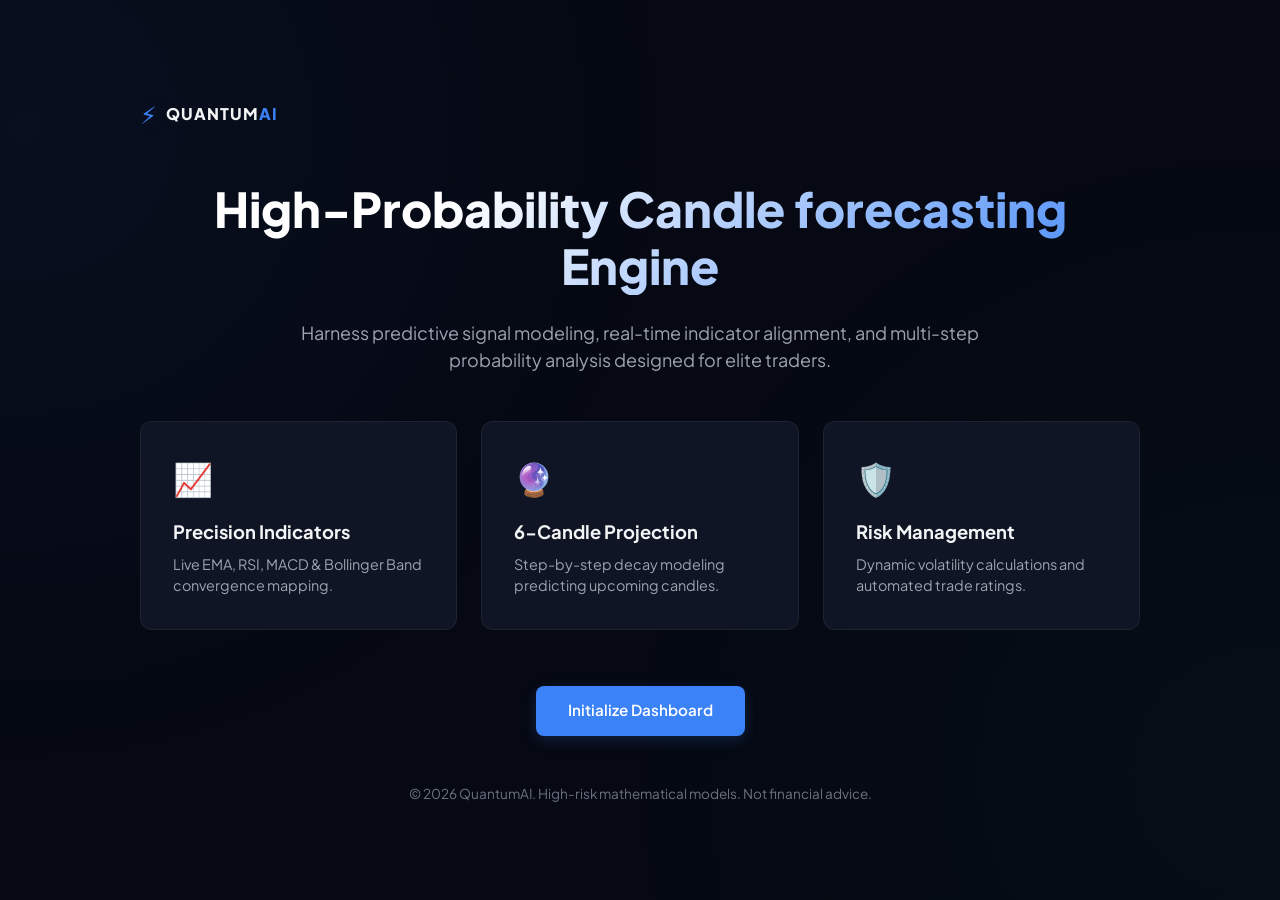
<file: index.html>
<!DOCTYPE html>
<html lang="en">
<head>
    <meta charset="UTF-8">
    <meta name="viewport" content="width=device-width, initial-scale=1.0">
    <title>AI Quantum Signals - Institutional Analysis Gateway</title>
    <link rel="stylesheet" href="css/style.css">
    <link href="https://fonts.googleapis.com/css2?family=Plus+Jakarta+Sans:wght@300;400;500;600;700;800&display=swap" rel="stylesheet">
</head>
<body class="gateway-body">
    <div class="glow-overlay"></div>
    <div class="gateway-container">
        <header class="gateway-header">
            <div class="logo">
                <span class="icon">⚡</span>
                <span class="text">QUANTUM<span class="highlight">AI</span></span>
            </div>
        </header>

        <main class="gateway-content">
            <h1 class="fade-in">High-Probability Candle forecasting Engine</h1>
            <p class="subtitle fade-in">Harness predictive signal modeling, real-time indicator alignment, and multi-step probability analysis designed for elite traders.</p>
            
            <div class="features-grid">
                <div class="feature-card">
                    <span class="f-icon">📈</span>
                    <h3>Precision Indicators</h3>
                    <p>Live EMA, RSI, MACD & Bollinger Band convergence mapping.</p>
                </div>
                <div class="feature-card">
                    <span class="f-icon">🔮</span>
                    <h3>6-Candle Projection</h3>
                    <p>Step-by-step decay modeling predicting upcoming candles.</p>
                </div>
                <div class="feature-card">
                    <span class="f-icon">🛡️</span>
                    <h3>Risk Management</h3>
                    <p>Dynamic volatility calculations and automated trade ratings.</p>
                </div>
            </div>

            <div class="action-zone">
                <a href="login.html" class="btn btn-primary">Initialize Dashboard</a>
            </div>
        </main>

        <footer class="gateway-footer">
            <p>&copy; 2026 QuantumAI. High-risk mathematical models. Not financial advice.</p>
        </footer>
    </div>
</body>
</html>
</file>
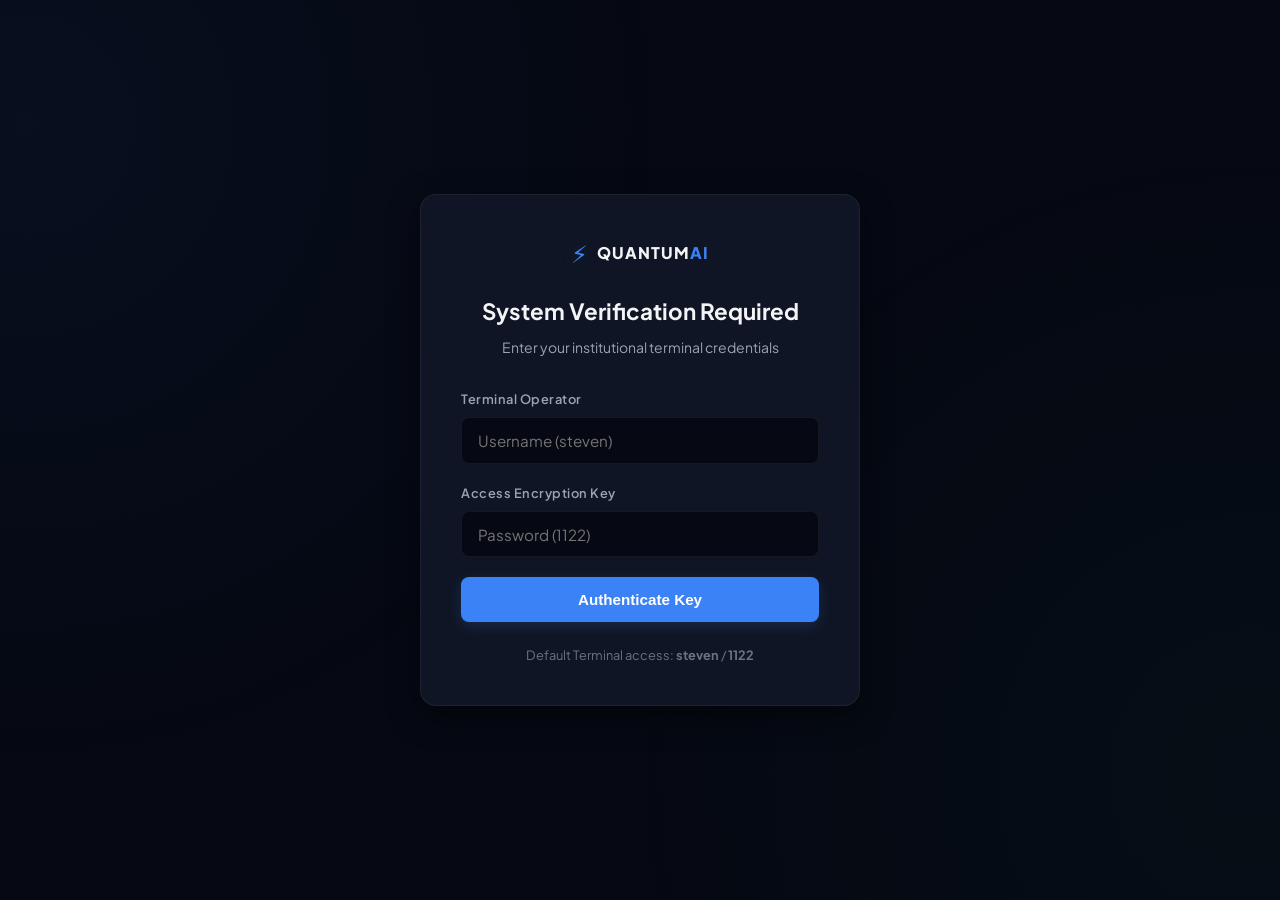
<file: login.html>
<!DOCTYPE html>
<html lang="en">
<head>
    <meta charset="UTF-8">
    <meta name="viewport" content="width=device-width, initial-scale=1.0">
    <title>QuantumAI - Secure Gateway Access</title>
    <link rel="stylesheet" href="css/style.css">
    <link rel="stylesheet" href="css/login.css">
    <link href="https://fonts.googleapis.com/css2?family=Plus+Jakarta+Sans:wght@300;400;500;600;700&display=swap" rel="stylesheet">
</head>
<body>
    <div class="glow-overlay"></div>
    <div class="login-wrapper">
        <div class="login-card">
            <div class="login-header">
                <div class="logo">
                    <span class="icon">⚡</span>
                    <span class="text">QUANTUM<span class="highlight">AI</span></span>
                </div>
                <h2>System Verification Required</h2>
                <p>Enter your institutional terminal credentials</p>
            </div>

            <form id="loginForm" class="login-form">
                <div class="alert alert-danger hidden" id="loginAlert">
                    Invalid access credentials.
                </div>
                
                <div class="form-group">
                    <label for="username">Terminal Operator</label>
                    <input type="text" id="username" placeholder="Username (steven)" required autocomplete="off">
                </div>

                <div class="form-group">
                    <label for="password">Access Encryption Key</label>
                    <input type="password" id="password" placeholder="Password (1122)" required>
                </div>

                <button type="submit" class="btn btn-primary btn-block" id="loginBtn">
                    <span>Authenticate Key</span>
                </button>
            </form>
            <div class="login-hint">
                <p>Default Terminal access: <strong>steven</strong> / <strong>1122</strong></p>
            </div>
        </div>
    </div>

    <script type="module" src="js/auth.js"></script>
</body>
</html>
</file>
<file: css/style.css>
/* Core Styling Declarations & Design System */
:root {
    --bg-base: #060913;
    --bg-surface: #0f1524;
    --bg-element: #161f33;
    --border-color: rgba(255, 255, 255, 0.06);
    --text-primary: #f3f4f6;
    --text-secondary: #9ca3af;
    --text-muted: #6b7280;

    --accent: #3b82f6;
    --accent-glow: rgba(59, 130, 246, 0.2);
    
    --success: #10b981;
    --success-glow: rgba(16, 185, 129, 0.15);
    
    --danger: #f43f5e;
    --danger-glow: rgba(244, 63, 94, 0.15);
    
    --warning: #f59e0b;

    --font-sans: 'Plus Jakarta Sans', system-ui, sans-serif;
    --font-mono: 'JetBrains Mono', monospace;
}

* {
    box-sizing: border-box;
    margin: 0;
    padding: 0;
}

body {
    background-color: var(--bg-base);
    color: var(--text-primary);
    font-family: var(--font-sans);
    overflow-x: hidden;
    line-height: 1.5;
}

/* Base Utility Components */
.glow-overlay {
    position: fixed;
    top: -10%;
    left: -10%;
    width: 120%;
    height: 120%;
    background: radial-gradient(circle at 10% 20%, rgba(59, 130, 246, 0.05) 0%, transparent 40%),
                radial-gradient(circle at 90% 80%, rgba(16, 185, 129, 0.03) 0%, transparent 40%);
    pointer-events: none;
    z-index: 0;
}

.font-mono {
    font-family: var(--font-mono);
}

.font-semibold {
    font-weight: 600;
}

.sr-only {
    position: absolute;
    width: 1px;
    height: 1px;
    padding: 0;
    margin: -1px;
    overflow: hidden;
    clip: rect(0, 0, 0, 0);
    border: 0;
}

/* Gateway Landing Page Styles */
.gateway-body {
    display: flex;
    justify-content: center;
    align-items: center;
    min-height: 100vh;
    padding: 2rem;
}

.gateway-container {
    width: 100%;
    max-width: 1000px;
    z-index: 1;
    display: flex;
    flex-direction: column;
    gap: 3rem;
}

.logo {
    display: flex;
    align-items: center;
    gap: 0.5rem;
    font-weight: 800;
    letter-spacing: 1px;
}

.logo .icon {
    font-size: 1.5rem;
    color: var(--accent);
    filter: drop-shadow(0 0 8px var(--accent-glow));
}

.logo .highlight {
    color: var(--accent);
}

.gateway-content {
    text-align: center;
}

.gateway-content h1 {
    font-size: 3rem;
    font-weight: 800;
    line-height: 1.2;
    margin-bottom: 1.5rem;
    background: linear-gradient(135deg, #fff 30%, var(--accent) 100%);
    -webkit-background-clip: text;
    -webkit-text-fill-color: transparent;
}

.gateway-content .subtitle {
    font-size: 1.125rem;
    color: var(--text-secondary);
    max-width: 700px;
    margin: 0 auto 3rem auto;
}

.features-grid {
    display: grid;
    grid-template-columns: repeat(auto-fit, minmax(280px, 1fr));
    gap: 1.5rem;
    margin-bottom: 3.5rem;
}

.feature-card {
    background: var(--bg-surface);
    border: 1px solid var(--border-color);
    border-radius: 12px;
    padding: 2rem;
    text-align: left;
    transition: transform 0.2s ease, border-color 0.2s ease;
}

.feature-card:hover {
    transform: translateY(-4px);
    border-color: rgba(59, 130, 246, 0.3);
}

.feature-card .f-icon {
    font-size: 2rem;
    margin-bottom: 1rem;
    display: inline-block;
}

.feature-card h3 {
    font-size: 1.15rem;
    margin-bottom: 0.5rem;
}

.feature-card p {
    color: var(--text-secondary);
    font-size: 0.9rem;
}

.action-zone {
    display: flex;
    justify-content: center;
}

.btn {
    display: inline-flex;
    align-items: center;
    justify-content: center;
    padding: 0.85rem 2rem;
    border-radius: 8px;
    font-weight: 600;
    text-decoration: none;
    transition: all 0.2s ease;
    cursor: pointer;
    font-size: 0.95rem;
    border: none;
}

.btn-primary {
    background: var(--accent);
    color: #fff;
    box-shadow: 0 4px 14px var(--accent-glow);
}

.btn-primary:hover {
    opacity: 0.95;
    transform: translateY(-1px);
    box-shadow: 0 6px 20px var(--accent-glow);
}

.btn-block {
    width: 100%;
}

.gateway-footer {
    text-align: center;
    color: var(--text-muted);
    font-size: 0.85rem;
}

@media(max-width: 768px) {
    .gateway-content h1 {
        font-size: 2rem;
    }
}
</file>
<file: css/login.css>
/* Login and Access Gate UI */
.login-wrapper {
    min-height: 100vh;
    display: flex;
    justify-content: center;
    align-items: center;
    padding: 1.5rem;
    z-index: 1;
    position: relative;
}

.login-card {
    background: var(--bg-surface);
    border: 1px solid var(--border-color);
    border-radius: 16px;
    width: 100%;
    max-width: 440px;
    padding: 2.5rem;
    box-shadow: 0 10px 30px rgba(0, 0, 0, 0.5);
}

.login-header {
    text-align: center;
    margin-bottom: 2rem;
}

.login-header .logo {
    justify-content: center;
    margin-bottom: 1.5rem;
}

.login-header h2 {
    font-size: 1.4rem;
    font-weight: 700;
    margin-bottom: 0.5rem;
}

.login-header p {
    color: var(--text-secondary);
    font-size: 0.875rem;
}

.login-form {
    display: flex;
    flex-direction: column;
    gap: 1.25rem;
}

.form-group {
    display: flex;
    flex-direction: column;
    gap: 0.5rem;
}

.form-group label {
    font-size: 0.8rem;
    color: var(--text-secondary);
    font-weight: 600;
    letter-spacing: 0.5px;
}

.form-group input {
    background: var(--bg-base);
    border: 1px solid var(--border-color);
    border-radius: 8px;
    padding: 0.8rem 1rem;
    color: #fff;
    font-family: var(--font-sans);
    font-size: 0.95rem;
    transition: border-color 0.15s ease, box-shadow 0.15s ease;
}

.form-group input:focus {
    outline: none;
    border-color: var(--accent);
    box-shadow: 0 0 0 3px var(--accent-glow);
}

.alert {
    padding: 0.75rem 1rem;
    border-radius: 8px;
    font-size: 0.85rem;
    font-weight: 500;
}

.alert-danger {
    background: var(--danger-glow);
    border: 1px solid rgba(244, 63, 94, 0.2);
    color: var(--danger);
}

.hidden {
    display: none !important;
}

.login-hint {
    margin-top: 1.5rem;
    text-align: center;
    font-size: 0.8rem;
    color: var(--text-muted);
}
</file>
